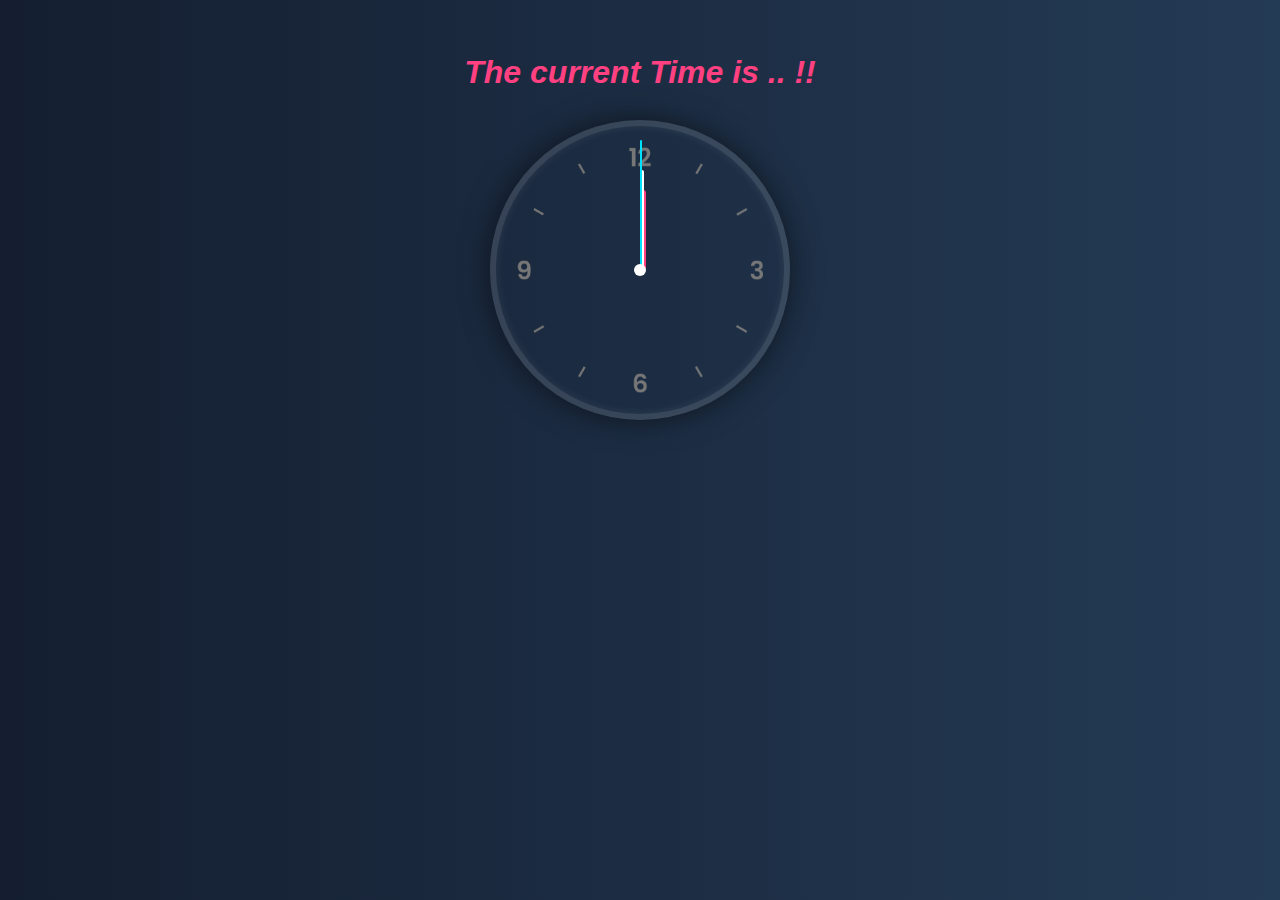
<file: Clock/index.html>
<!DOCTYPE html>
<html lang="en">
<head>
  <meta charset="UTF-8" />
  <meta name="viewport" content="width=device-width, initial-scale=1.0"/>
  <title>TimeLy - Clock</title>
  <link rel="shortcut icon" href="/shopping.webp" type="image/x-icon">
  <!-- Bootstrap CDN -->
  <link href="https://cdn.jsdelivr.net/npm/bootstrap@5.3.3/dist/css/bootstrap.min.css" rel="stylesheet">
  <!-- Custom CSS -->
  <link rel="stylesheet" href="style.css" />
</head>
<body>
  <div class="container text-center mt-5">
    <div class="some-text mb-3">
      <i> The current Time is .. !!</i>
    </div>

    <div class="digital-time mb-4 fs-2 fw-semibold text-light" id="digitalTime"></div>

    <div class="text-light mb-4 fs-5" id="currentDate"></div>

    <div class="clock mx-auto">
      <div class="hour">
        <div class="hr" id="hr"></div>
      </div>
      <div class="min">
        <div class="mn" id="mn"></div>
      </div>
      <div class="sec">
        <div class="sc" id="sc"></div>
      </div>
    </div>
  </div>

  <script src="script.js"></script>
</body>
</html>
</file>
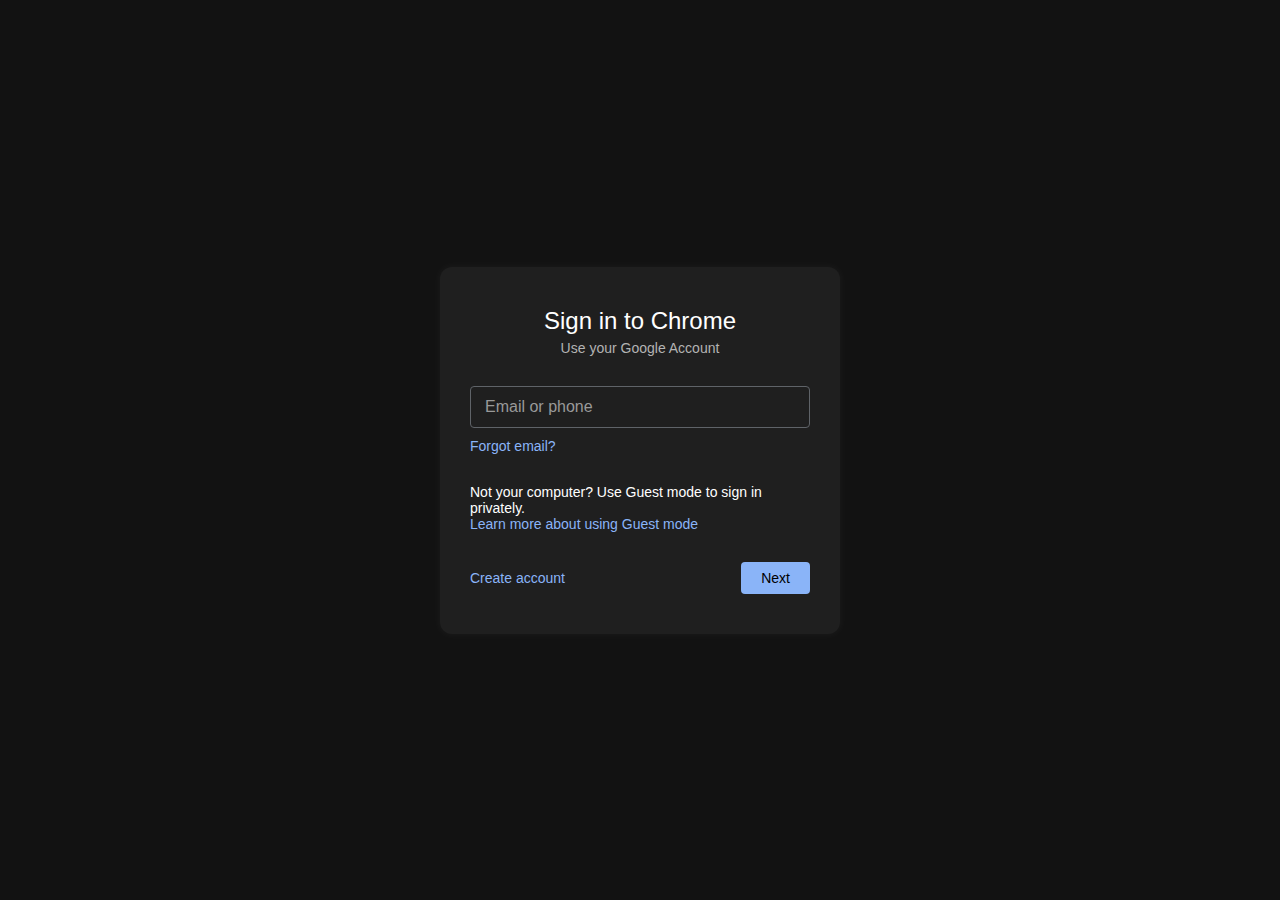
<file: Google Signin form clone/index.html>
<!DOCTYPE html>
<html lang="en">
<head>
  <meta charset="UTF-8" />
  <meta name="viewport" content="width=device-width, initial-scale=1.0"/>
  <title>Google Style Login</title>
  <link rel="shortcut icon" href="/Google_Icons.webp" type="image/x-icon">
  <style>
    * {
      box-sizing: border-box;
      margin: 0;
      padding: 0;
    }

    body {
      background-color: #121212;
      font-family: 'Roboto', sans-serif;
      display: flex;
      justify-content: center;
      align-items: center;
      height: 100vh;
    }

    .login-container {
      background-color: #1f1f1f;
      padding: 40px 30px;
      border-radius: 12px;
      width: 400px;
      color: #fff;
      box-shadow: 0 0 10px rgba(255, 255, 255, 0.05);
    }

    .login-container h2 {
      font-weight: normal;
      margin-bottom: 5px;
      text-align: center;
    }

    .login-container p {
      font-size: 14px;
      text-align: center;
      color: #b3b3b3;
      margin-bottom: 30px;
    }

    .input-group {
      position: relative;
      margin-top: 20px;
    }

    .input-group input {
      width: 100%;
      padding: 12px 10px 10px 10px;
      border: 1px solid #5f6368;
      background: transparent;
      color: white;
      font-size: 16px;
      border-radius: 4px;
      outline: none;
    }

    .input-group label {
      position: absolute;
      left: 10px;
      top: 50%;
      transform: translateY(-50%);
      background-color: #1f1f1f;
      padding: 0 5px;
      color: #999;
      transition: 0.2s ease;
      pointer-events: none;
    }

    .input-group input:focus + label,
    .input-group input:valid + label {
      top: -8px;
      font-size: 12px;
      color: #8ab4f8;
    }

    .links {
      margin-top: 10px;
      font-size: 14px;
    }

    .links a {
      color: #8ab4f8;
      text-decoration: none;
    }

    .links a:hover {
      text-decoration: underline;
    }

    .actions {
      display: flex;
      justify-content: space-between;
      align-items: center;
      margin-top: 30px;
    }

    .actions a {
      font-size: 14px;
      color: #8ab4f8;
      text-decoration: none;
    }

    .actions button {
      background-color: #8ab4f8;
      color: black;
      border: none;
      padding: 8px 20px;
      font-size: 14px;
      border-radius: 4px;
      cursor: pointer;
    }

    .actions button:hover {
      background-color: #5f95ea;
    }
  </style>
</head>
<body>

  <div class="login-container">
    <h2>Sign in to Chrome</h2>
    <p>Use your Google Account</p>

    <form>
      <div class="input-group">
        <input type="email" name="email" id="email" required />
        <label for="email">Email or phone</label>
      </div>

      <div class="links">
        <a href="#">Forgot email?</a>
      </div>

      <div class="links" style="margin-top: 30px;">
        <span>Not your computer? Use Guest mode to sign in privately. <br>
        <a href="#">Learn more about using Guest mode</a></span>
      </div>

      <div class="actions">
        <a href="#">Create account</a>
        <button type="submit">Next</button>
      </div>
    </form>
  </div>

</body>
</html>
</file>
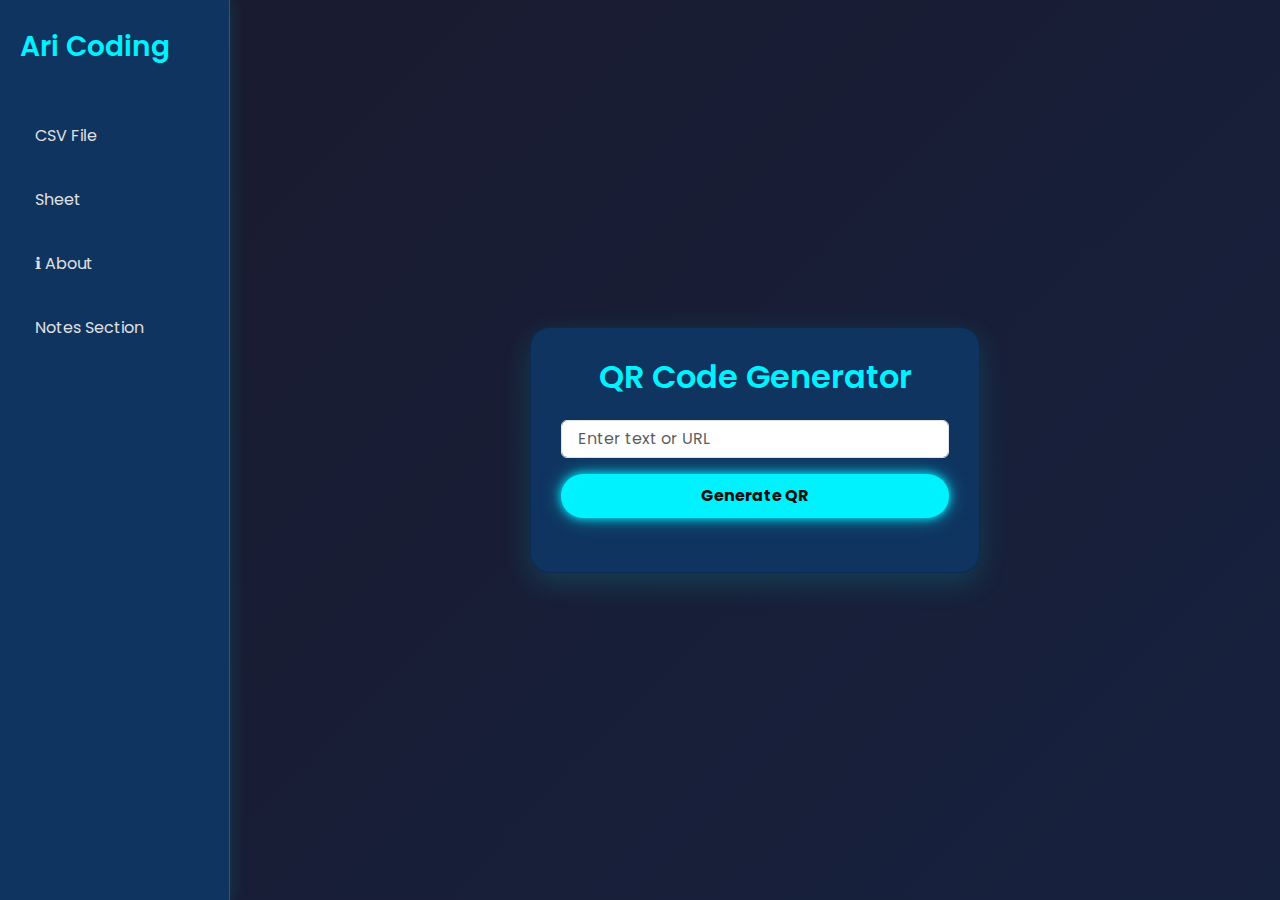
<file: Qr Code Generator/index.html>
<!DOCTYPE html>
<html lang="en">
  <head>
    <meta charset="UTF-8" />
    <meta name="viewport" content="width=device-width, initial-scale=1.0" />
    <title>QR Code Generator</title>

    <!-- Bootstrap 5 -->
    <link
      href="https://cdn.jsdelivr.net/npm/bootstrap@5.3.0/dist/css/bootstrap.min.css"
      rel="stylesheet"
    />

    <!-- Google Fonts -->
    <link
      href="https://fonts.googleapis.com/css2?family=Poppins:wght@400;600&display=swap"
      rel="stylesheet"
    />

    <style>
      * {
        box-sizing: border-box;
      }

      body {
        font-family: "Poppins", sans-serif;
        margin: 0;
        background: linear-gradient(135deg, #1a1a2e, #16213e);
        color: #e0e0e0;
        display: flex;
        min-height: 100vh;
      }

      /* Sidebar */
      .sidebar {
        width: 230px;
        background: #0f3460;
        padding: 30px 20px;
        display: flex;
        flex-direction: column;
        align-items: flex-start;
        box-shadow: 3px 0 15px rgba(0, 255, 255, 0.1);
        border-right: 1px solid #00f2ff44;
      }

      .sidebar h3 {
        color: #00f2ff;
        font-weight: 600;
        margin-bottom: 40px;
      }

      .sidebar a {
        color: #e0e0e0;
        text-decoration: none;
        margin: 12px 0;
        padding: 8px 15px;
        width: 100%;
        border-radius: 8px;
        transition: all 0.3s ease;
      }

      .sidebar a:hover {
        background-color: #1f4068;
        color: #00f2ff;
        box-shadow: 0 0 10px rgba(0, 242, 255, 0.3);
      }

      /* Main content */
      .main-content {
        flex-grow: 1;
        display: flex;
        align-items: center;
        justify-content: center;
        padding: 40px 20px;
      }

      .card {
        padding: 30px;
        border-radius: 20px;
        background: #0f3460;
        box-shadow: 0 10px 30px rgba(0, 255, 255, 0.15);
        transition: transform 0.4s ease, box-shadow 0.4s ease;
        width: 100%;
        max-width: 450px;
        text-align: center;
      }

      .card:hover {
        transform: translateY(-8px);
        box-shadow: 0 15px 40px rgba(0, 255, 255, 0.3);
      }

      h2 {
        font-weight: 600;
        color: #00f2ff;
      }

      input {
        background-color: #1f4068;
        border: 1px solid #00f2ff;
        color: #fff;
        transition: all 0.3s ease-in-out;
      }

      input::placeholder {
        color: #aaa;
      }

      input:focus {
        background-color: #1a3d6d;
        box-shadow: 0 0 10px rgba(0, 242, 255, 0.4);
      }

      #qrcode img {
        animation: fadeIn 0.6s ease-in-out;
        max-width: 100%;
        margin-top: 20px;
        border-radius: 12px;
        box-shadow: 0 0 15px rgba(0, 242, 255, 0.4);
      }

      @keyframes fadeIn {
        from {
          opacity: 0;
          transform: scale(0.9);
        }
        to {
          opacity: 1;
          transform: scale(1);
        }
      }

      .btn-glow {
        background-color: #00f2ff;
        color: #0f0f0f;
        font-weight: bold;
        padding: 10px 25px;
        border: none;
        border-radius: 50px;
        transition: 0.3s ease-in-out;
        box-shadow: 0 0 10px #00f2ff, 0 0 20px #00f2ff80;
      }

      .btn-glow:hover {
        background-color: #00c3d4;
        box-shadow: 0 0 20px #00f2ff, 0 0 30px #00f2ff;
        transform: scale(1.05);
      }

      @media (max-width: 768px) {
        .sidebar {
          display: none;
        }

        body {
          flex-direction: column;
        }

        .main-content {
          padding-top: 60px;
        }
      }
    </style>
  </head>
  <body>
    <!-- Sidebar -->
    <div class="sidebar">
      <h3>Ari Coding</h3>
      <a href="#"> CSV File</a>
      <a href="#"> Sheet</a>
      <a href="#">ℹ About</a>
      <a href="https://github.com/Arindam-99"> Notes Section</a>
    </div>

    <!-- Main content -->
    <div class="main-content">
      <div class="card">
        <h2 class="mb-4">QR Code Generator</h2>
        <input
          type="text"
          id="qrText"
          class="form-control mb-3"
          placeholder=" Enter text or URL"
        />
        <button class="btn btn-glow" onclick="generateQR()">Generate QR</button>
        <div id="qrcode" class="mt-4"></div>
      </div>
    </div>

    <script>
      function generateQR() {
        const qrText = document.getElementById("qrText").value.trim();
        const qrCodeDiv = document.getElementById("qrcode");

        if (qrText === "") {
          qrCodeDiv.innerHTML =
            "<p class='text-warning fw-semibold mt-3'> Please enter some text or URL.</p>";
          return;
        }

        const qrUrl = `https://api.qrserver.com/v1/create-qr-code/?data=${encodeURIComponent(
          qrText
        )}&size=200x200`;
        qrCodeDiv.innerHTML = `<img src="${qrUrl}" alt="QR Code" class="img-fluid">`;
      }
    </script>
  </body>
</html>
</file>
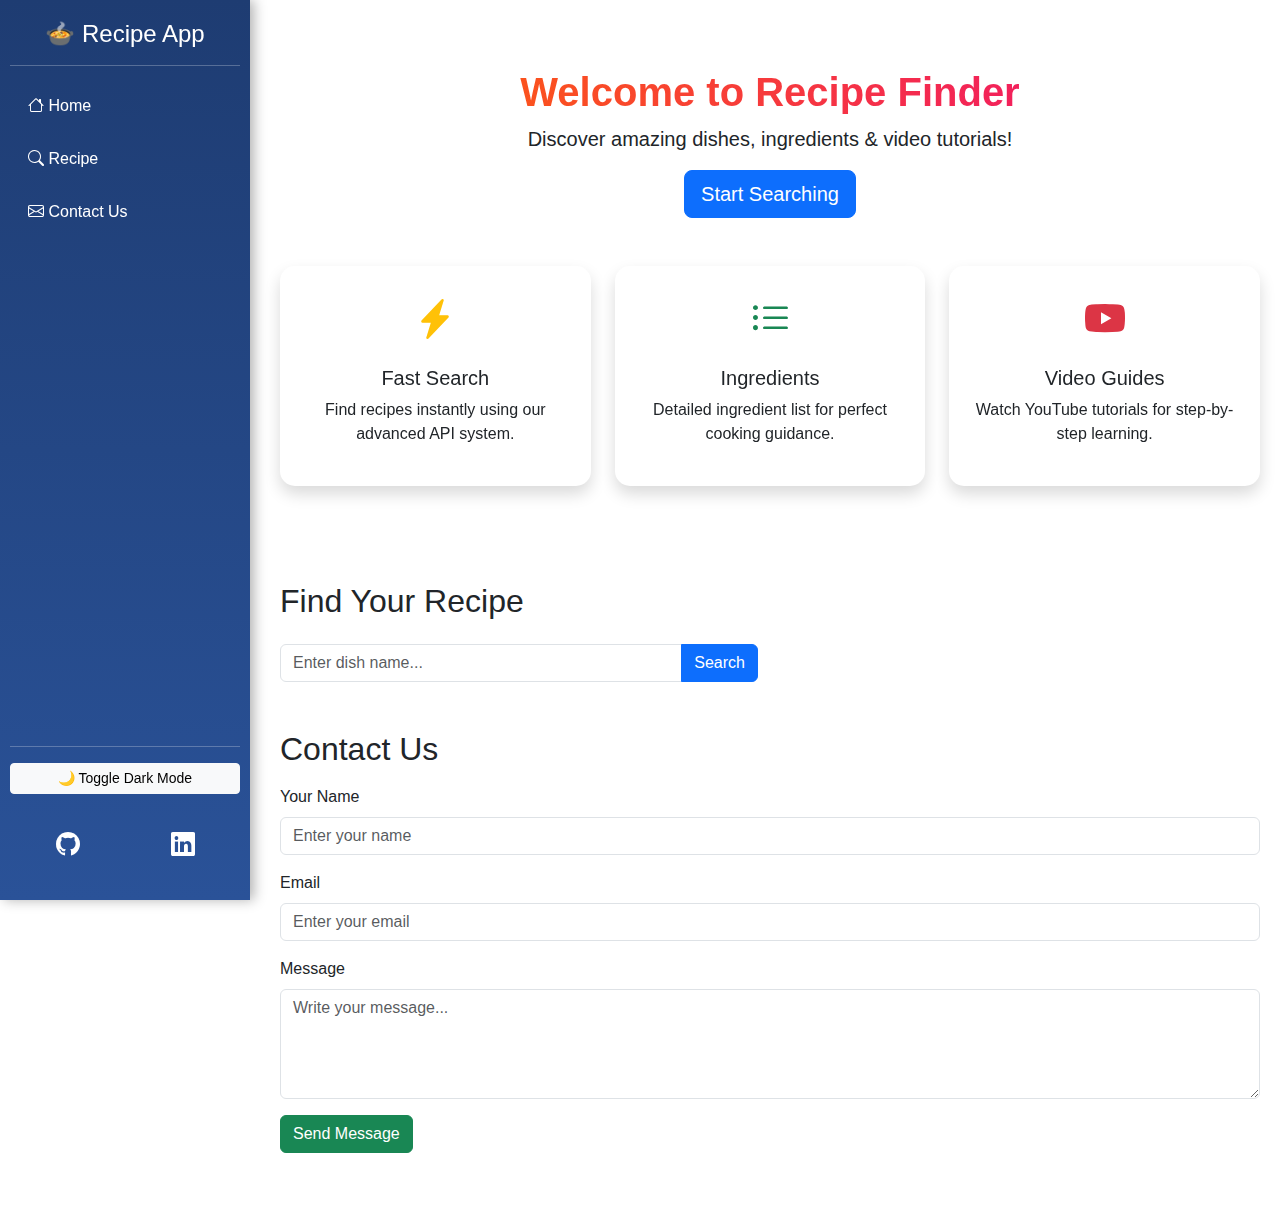
<file: Recipe  Searching Website/index.html>
<!DOCTYPE html>
<html lang="en">
  <head>
    <meta charset="UTF-8" />
    <meta name="viewport" content="width=device-width, initial-scale=1.0" />
    <title>Recipe Finder App</title>
    <!-- Bootstrap CSS -->
    <link
      href="https://cdn.jsdelivr.net/npm/bootstrap@5.3.2/dist/css/bootstrap.min.css"
      rel="stylesheet"
    />
    <!-- Icons -->
    <link
      href="https://cdn.jsdelivr.net/npm/bootstrap-icons/font/bootstrap-icons.css"
      rel="stylesheet"
    />

    <link rel="stylesheet" href="style.css" />
  </head>
  <body>
    <!-- Sidebar -->
    <div class="sidebar">
      <div>
        <h4 class="text-center">🍲 Recipe App</h4>
        <hr class="bg-light" />
        <a href="#home"><i class="bi bi-house"></i> Home</a>
        <a href="#recipe"><i class="bi bi-search"></i> Recipe</a>
        <a href="#contact"><i class="bi bi-envelope"></i> Contact Us</a>
      </div>
      <div>
        <hr class="bg-light" />
        <button
          class="btn btn-sm btn-light w-100 mb-3"
          onclick="toggleDarkMode()"
        >
          🌙 Toggle Dark Mode
        </button>
        <div class="d-flex justify-content-around">
          <a href="https://github.com/Arindam-99" target="_blank"
            ><i class="bi bi-github fs-4"></i
          ></a>
          <a
            href="https://www.linkedin.com/in/arindam-das-a60826304/"
            target="_blank"
            ><i class="bi bi-linkedin fs-4"></i
          ></a>
        </div>
      </div>
    </div>

    <!-- Content -->
    <div class="content">
      <!-- Home Section -->
      <section id="home" class="mb-5 text-center py-5">
        <h1>Welcome to Recipe Finder</h1>
        <p class="lead">
          Discover amazing dishes, ingredients & video tutorials!
        </p>
        <a href="#recipe" class="btn btn-primary btn-lg">Start Searching</a>
        <div class="row mt-5">
          <div class="col-md-4">
            <div class="card p-4 shadow text-center">
              <i class="bi bi-lightning-charge-fill fs-1 text-warning"></i>
              <h5 class="mt-3">Fast Search</h5>
              <p>Find recipes instantly using our advanced API system.</p>
            </div>
          </div>
          <div class="col-md-4">
            <div class="card p-4 shadow text-center">
              <i class="bi bi-list-ul fs-1 text-success"></i>
              <h5 class="mt-3">Ingredients</h5>
              <p>Detailed ingredient list for perfect cooking guidance.</p>
            </div>
          </div>
          <div class="col-md-4">
            <div class="card p-4 shadow text-center">
              <i class="bi bi-youtube fs-1 text-danger"></i>
              <h5 class="mt-3">Video Guides</h5>
              <p>Watch YouTube tutorials for step-by-step learning.</p>
            </div>
          </div>
        </div>
      </section>

      <!-- Recipe Section -->
      <section id="recipe" class="mb-5">
        <h2 class="mb-4">Find Your Recipe</h2>
        <div class="row mb-4">
          <div class="col-md-6">
            <div class="input-group">
              <input
                type="text"
                id="searchInput"
                class="form-control"
                placeholder="Enter dish name..."
              />
              <button class="btn btn-primary" onclick="searchRecipe()">
                Search
              </button>
            </div>
          </div>
        </div>
        <div id="recipeContainer" class="row g-4"></div>
      </section>

      <!-- Contact Section -->
      <section id="contact" class="mb-5">
        <h2>Contact Us</h2>
        <form class="mt-3">
          <div class="mb-3">
            <label class="form-label">Your Name</label>
            <input
              type="text"
              class="form-control"
              placeholder="Enter your name"
            />
          </div>
          <div class="mb-3">
            <label class="form-label">Email</label>
            <input
              type="email"
              class="form-control"
              placeholder="Enter your email"
            />
          </div>
          <div class="mb-3">
            <label class="form-label">Message</label>
            <textarea
              class="form-control"
              rows="4"
              placeholder="Write your message..."
            ></textarea>
          </div>
          <button type="submit" class="btn btn-success">Send Message</button>
        </form>
      </section>
    </div>

    <!-- Bootstrap + JS -->
    <script src="https://cdn.jsdelivr.net/npm/bootstrap@5.3.2/dist/js/bootstrap.bundle.min.js"></script>
    <script src="app.js"></script>
  </body>
</html>
</file>
<file: Clock/style.css>
* {
  margin: 0;
  padding: 0;
  box-sizing: border-box;
}

body {
  background: linear-gradient(to right, #141e30, #243b55);
  font-family: 'Segoe UI', Tahoma, Geneva, Verdana, sans-serif;
}

.some-text {
  color: #ff4081;
  font-size: 2rem;
  font-weight: 600;
}

.clock {
  position: relative;
  width: 300px;
  height: 300px;
  background: url('clock.png') no-repeat center;
  background-size: cover;
  border: 6px solid #ffffff20;
  border-radius: 50%;
  box-shadow: 0 0 30px #0008, inset 0 0 10px #ffffff15;
}

.clock:before {
  content: "";
  position: absolute;
  width: 12px;
  height: 12px;
  background: #fff;
  border-radius: 50%;
  top: 50%;
  left: 50%;
  transform: translate(-50%, -50%);
  z-index: 100;
}

.hour, .min, .sec {
  position: absolute;
  top: 50%;
  left: 50%;
  transform-origin: bottom center;
  transform: translate(-50%, -100%);
}

.hr, .mn, .sc {
  position: absolute;
  bottom: 50%;
  transform-origin: center bottom;
  transition: transform 0.5s ease-in-out;
}

.hr::before {
  content: "";
  width: 6px;
  height: 80px;
  background: #ff4081;
  border-radius: 6px;
  display: block;
  margin: auto;
}

.mn::before {
  content: "";
  width: 4px;
  height: 100px;
  background: #fff;
  border-radius: 6px;
  display: block;
  margin: auto;
}

.sc::before {
  content: "";
  width: 2px;
  height: 130px;
  background: #00e1ff;
  border-radius: 6px;
  display: block;
  margin: auto;
}

.digital-time {
  letter-spacing: 1px;
}

@media (max-width: 576px) {
  .clock {
    width: 250px;
    height: 250px;
  }

  .hr::before {
    height: 60px;
  }

  .mn::before {
    height: 80px;
  }

  .sc::before {
    height: 100px;
  }

  .some-text {
    font-size: 1.5rem;
  }
}
</file>
<file: Recipe  Searching Website/style.css>
body {
      display: flex;
      scroll-behavior: smooth;
      transition: background 0.4s, color 0.4s;
      font-family: "Poppins", sans-serif;
    }
    /* Sidebar */
    .sidebar {
      width: 250px;
      height: 100vh;
      position: fixed;
      background: linear-gradient(180deg, #1e3c72, #2a5298);
      color: white;
      display: flex;
      flex-direction: column;
      justify-content: space-between;
      padding: 20px 10px;
      box-shadow: 4px 0 12px rgba(0,0,0,0.3);
      animation: slideIn 0.8s ease-in-out;
    }
    .sidebar h4 {
      animation: fadeIn 1s ease-in-out;
    }
    .sidebar a {
      text-decoration: none;
      color: white;
      display: block;
      padding: 12px 18px;
      border-radius: 8px;
      margin: 5px 0;
      transition: all 0.3s ease;
    }
    .sidebar a:hover {
      background: rgba(255, 255, 255, 0.2);
      transform: translateX(6px);
    }
    .content {
      margin-left: 260px;
      padding: 20px;
      width: 100%;
      animation: fadeIn 1s ease-in-out;
    }
    /* Home Section */
    #home h1 {
      font-size: 2.5rem;
      font-weight: bold;
      background: linear-gradient(90deg, #ff6a00, #ee0979);
      -webkit-background-clip: text;
      -webkit-text-fill-color: transparent;
      animation: fadeInDown 1s ease-in-out;
    }
    #home .btn-primary {
      animation: pulse 1.5s infinite;
    }
    /* Cards */
    .card {
      border: none;
      border-radius: 15px;
      transition: all 0.3s ease;
    }
    .card:hover {
      transform: translateY(-10px);
      box-shadow: 0 8px 25px rgba(0,0,0,0.2);
    }
    .recipe-img {
      height: 200px;
      object-fit: cover;
      border-top-left-radius: 15px;
      border-top-right-radius: 15px;
    }
    /* Dark mode */
    .dark-mode {
      background-color: #181818;
      color: white;
    }
    .dark-mode .card {
      background-color: #252525;
      color: white;
    }
    .dark-mode .sidebar {
      background: linear-gradient(180deg, #000000, #434343);
    }
    /* Animations */
    @keyframes slideIn {
      from {transform: translateX(-100%);}
      to {transform: translateX(0);}
    }
    @keyframes fadeIn {
      from {opacity: 0;}
      to {opacity: 1;}
    }
    @keyframes fadeInDown {
      from {opacity:0; transform: translateY(-30px);}
      to {opacity:1; transform: translateY(0);}
    }
    @keyframes pulse {
      0% {transform: scale(1);}
      50% {transform: scale(1.05);}
      100% {transform: scale(1);}
    }
</file>
